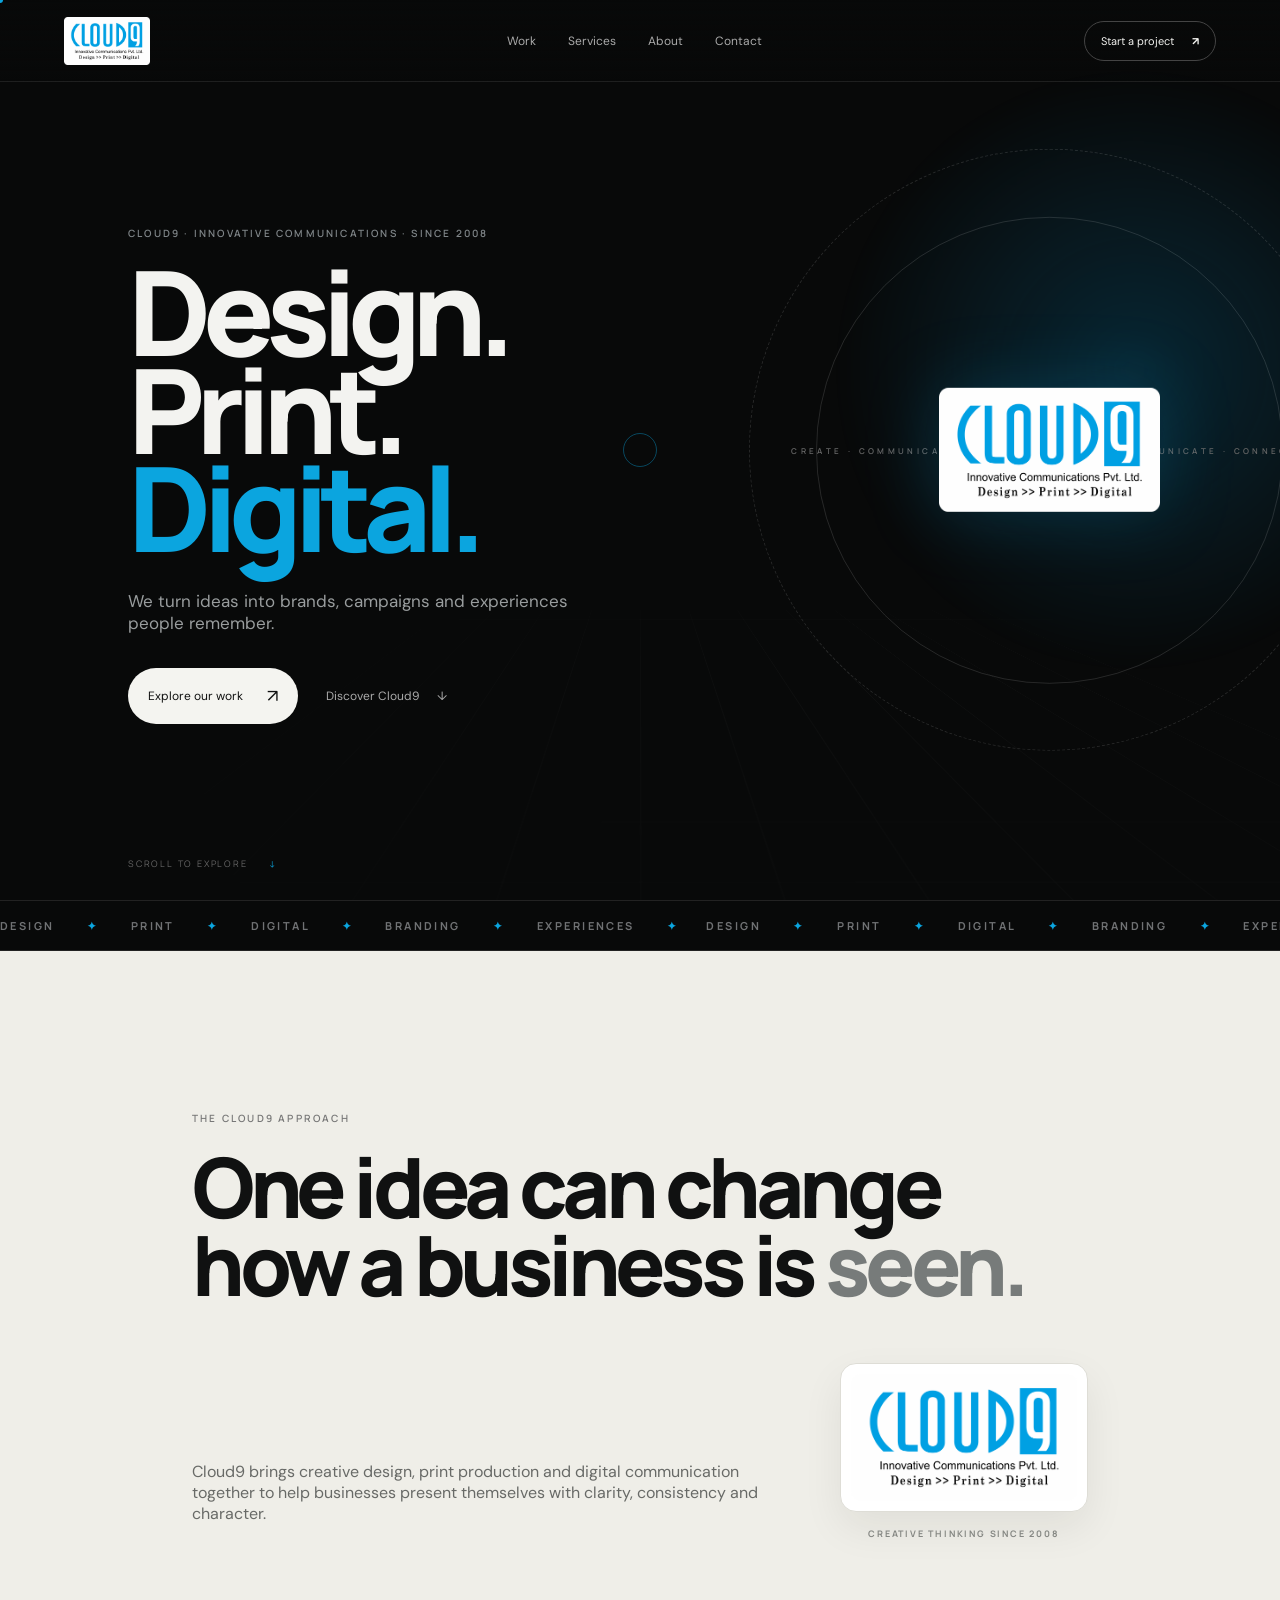
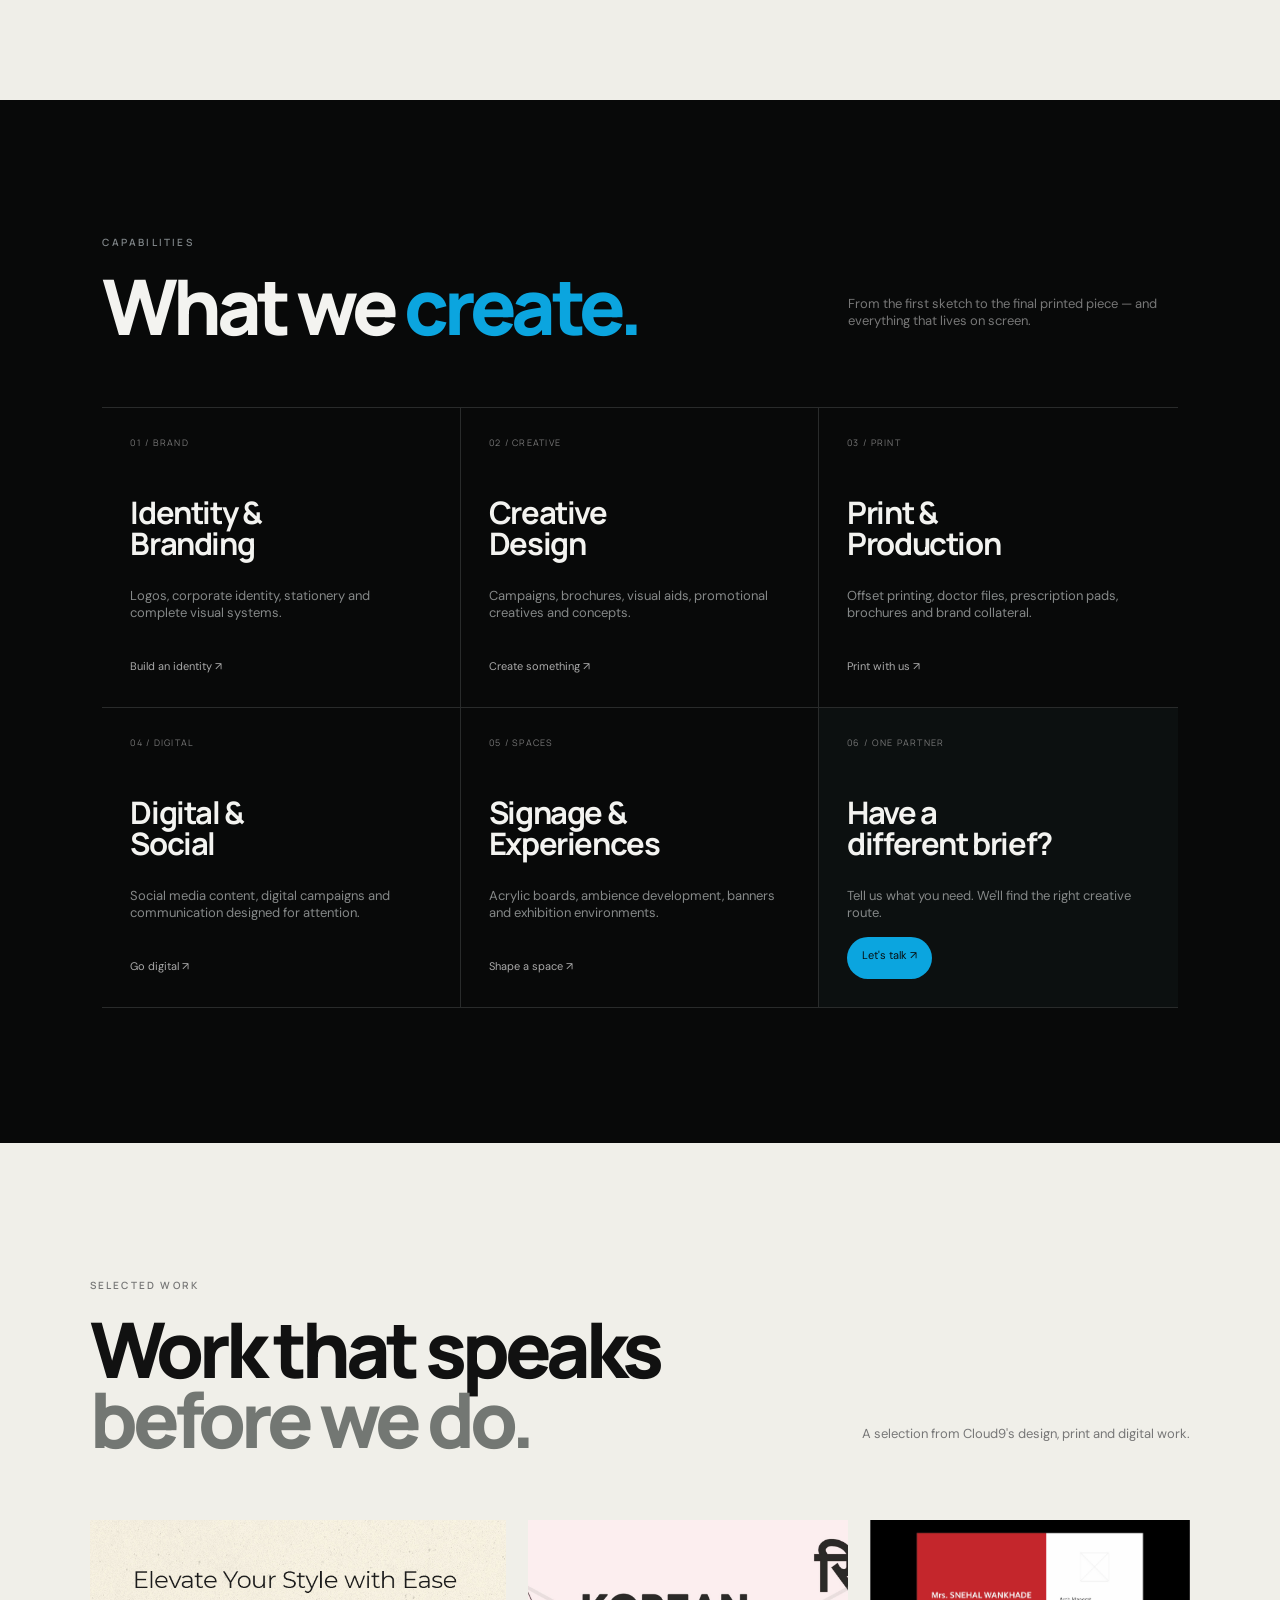
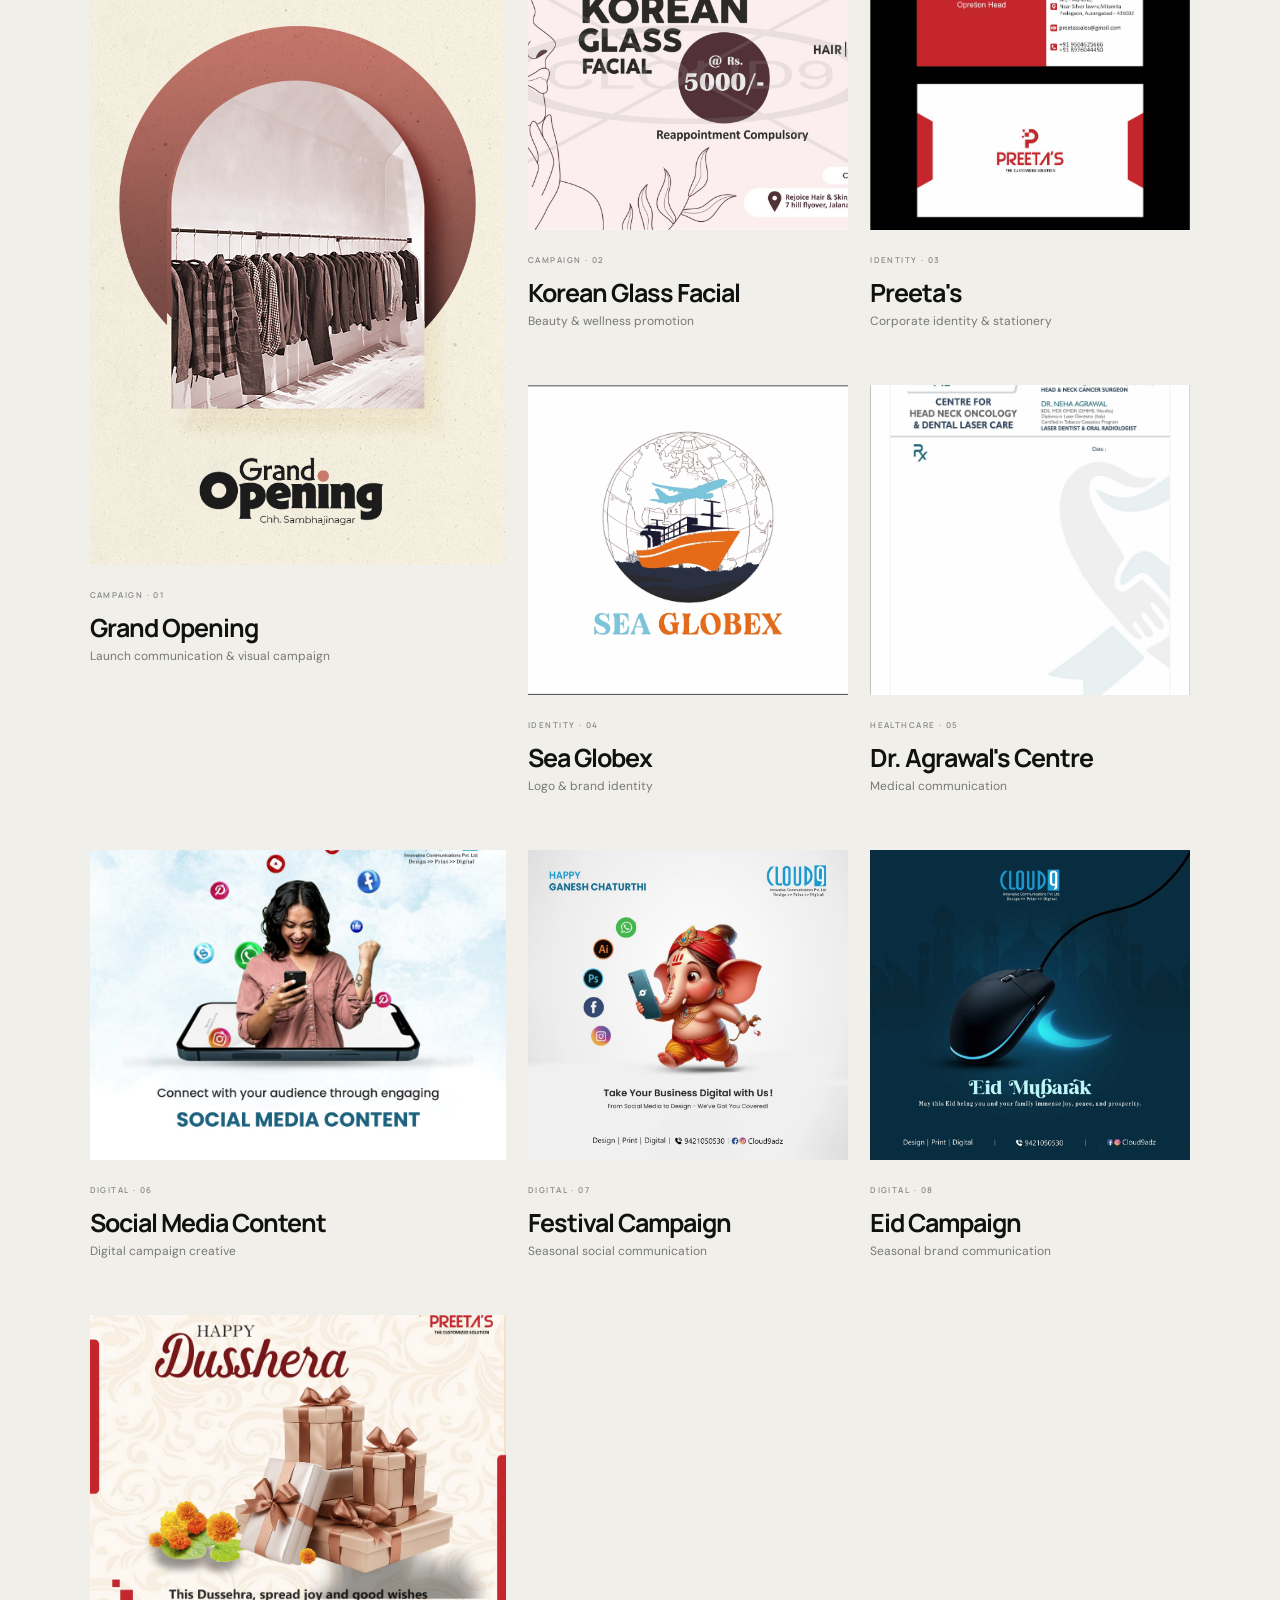
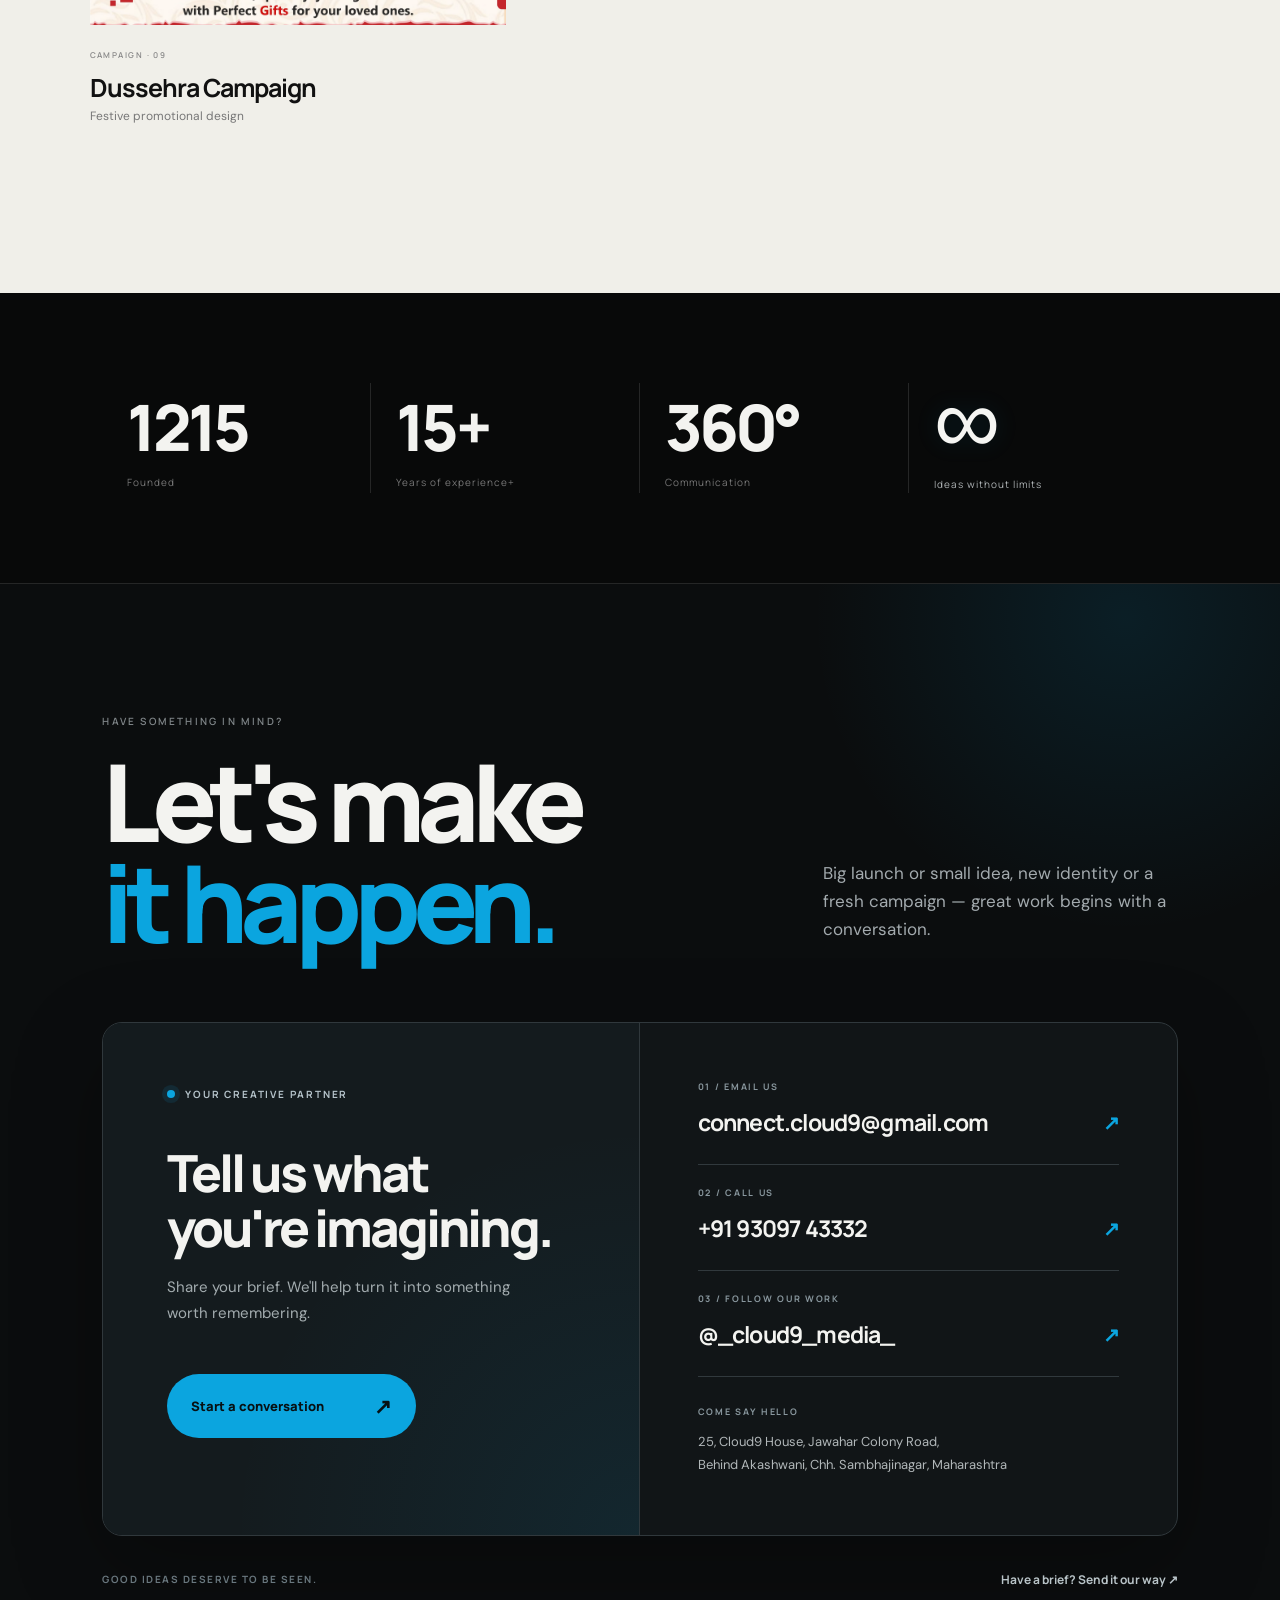
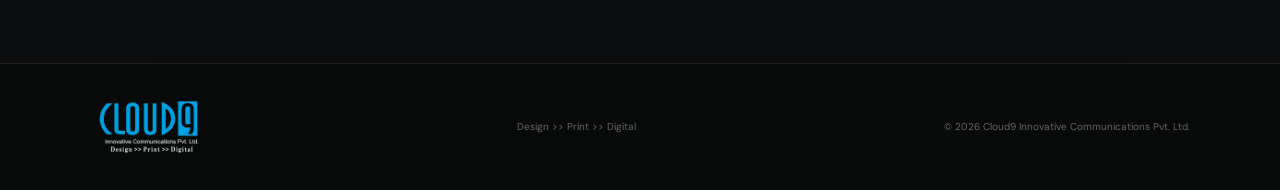
<file: index.html>
<!doctype html>
<html lang="en">
<head>
<meta charset="utf-8">
<meta name="viewport" content="width=device-width,initial-scale=1">
<title>Cloud9 — Innovative Communications</title>
<meta name="description" content="Cloud9 Innovative Communications — Design, Print & Digital. Branding, creative design, print production, social media and visual communication.">
<link rel="preconnect" href="https://fonts.googleapis.com">
<link rel="preconnect" href="https://fonts.gstatic.com" crossorigin>
<link href="https://fonts.googleapis.com/css2?family=DM+Sans:wght@400;500;600&family=Manrope:wght@500;600;700;800&display=swap" rel="stylesheet">
<link rel="stylesheet" href="style.css">
</head>
<body>
<div class="loader"><img src="logo-footer.png" alt="Cloud9"><div class="loader-line"><span></span></div><small>INNOVATIVE COMMUNICATIONS</small></div>
<div class="cursor-dot"></div><div class="cursor-ring"></div>

<header class="nav">
  <a class="brand" href="#top"><img src="logo.png" alt="Cloud9 logo"></a>
  <nav>
    <a href="#work">Work</a><a href="#services">Services</a><a href="#about">About</a><a href="#contact">Contact</a>
  </nav>
  <a class="pill" href="#contact">Start a project <b>↗</b></a>
</header>

<main id="top">
<section class="hero">
  <div class="hero-grid"></div><div class="hero-glow"></div>
  <div class="hero-copy reveal">
    <p class="eyebrow">CLOUD9 · INNOVATIVE COMMUNICATIONS · SINCE 2008</p>
    <h1>Design.<br>Print.<br><em>Digital.</em></h1>
    <p class="lead">We turn ideas into brands, campaigns and experiences people remember.</p>
    <div class="actions"><a class="button magnetic" href="#work">Explore our work <span>↗</span></a><a class="underlink" href="#services">Discover Cloud9 <span>↓</span></a></div>
  </div>
  <div class="hero-mark" aria-hidden="true">
    <div class="mark-ring r1"></div><div class="mark-ring r2"></div>
    <img src="logo.png" alt="">
    <div class="spin-label">CREATE · COMMUNICATE · CONNECT · CREATE · COMMUNICATE · CONNECT ·</div>
  </div>
  <div class="scroll-note">SCROLL TO EXPLORE <span>↓</span></div>
</section>

<section class="marquee"><div>DESIGN <i>✦</i> PRINT <i>✦</i> DIGITAL <i>✦</i> BRANDING <i>✦</i> EXPERIENCES <i>✦</i> </div><div aria-hidden="true">DESIGN <i>✦</i> PRINT <i>✦</i> DIGITAL <i>✦</i> BRANDING <i>✦</i> EXPERIENCES <i>✦</i> </div></section>

<section class="intro" id="about">
  <p class="eyebrow dark">THE CLOUD9 APPROACH</p>
  <h2>One idea can change how a business is <span>seen.</span></h2>
  <div class="intro-bottom"><p>Cloud9 brings creative design, print production and digital communication together to help businesses present themselves with clarity, consistency and character.</p><div class="intro-brand" aria-label="Cloud9 Innovative Communications"><img src="logo.png" alt="Cloud9 Innovative Communications logo" loading="lazy"><span>CREATIVE THINKING SINCE 2008</span></div></div>
</section>

<section class="services" id="services">
  <div class="section-top"><div><p class="eyebrow">CAPABILITIES</p><h2>What we <em>create.</em></h2></div><p>From the first sketch to the final printed piece — and everything that lives on screen.</p></div>
  <div class="service-grid">
    <article class="service"><span>01 / BRAND</span><h3>Identity &<br>Branding</h3><p>Logos, corporate identity, stationery and complete visual systems.</p><a href="#contact">Build an identity ↗</a></article>
    <article class="service"><span>02 / CREATIVE</span><h3>Creative<br>Design</h3><p>Campaigns, brochures, visual aids, promotional creatives and concepts.</p><a href="#contact">Create something ↗</a></article>
    <article class="service"><span>03 / PRINT</span><h3>Print &<br>Production</h3><p>Offset printing, doctor files, prescription pads, brochures and brand collateral.</p><a href="#contact">Print with us ↗</a></article>
    <article class="service"><span>04 / DIGITAL</span><h3>Digital &<br>Social</h3><p>Social media content, digital campaigns and communication designed for attention.</p><a href="#contact">Go digital ↗</a></article>
    <article class="service"><span>05 / SPACES</span><h3>Signage &<br>Experiences</h3><p>Acrylic boards, ambience development, banners and exhibition environments.</p><a href="#contact">Shape a space ↗</a></article>
    <article class="service featured"><span>06 / ONE PARTNER</span><h3>Have a<br>different brief?</h3><p>Tell us what you need. We'll find the right creative route.</p><a class="mini-button" href="#contact">Let's talk ↗</a></article>
  </div>
</section>

<section class="portfolio" id="work">
  <div class="section-top light"><div><p class="eyebrow">SELECTED WORK</p><h2>Work that speaks<br><em>before we do.</em></h2></div><p>A selection from Cloud9's design, print and digital work.</p></div>
  <div class="portfolio-grid">
    <figure class="project project-main"><img src="grand-opening.jpg" alt="Grand Opening promotional design"><figcaption><span>CAMPAIGN · 01</span><h3>Grand Opening</h3><p>Launch communication & visual campaign</p></figcaption></figure>
    <figure class="project"><img src="korean-glass.jpg" alt="Korean Glass Facial promotional design"><figcaption><span>CAMPAIGN · 02</span><h3>Korean Glass Facial</h3><p>Beauty & wellness promotion</p></figcaption></figure>
    <figure class="project"><img src="preetas-card.jpg" alt="Preeta's customized solution visiting card"><figcaption><span>IDENTITY · 03</span><h3>Preeta's</h3><p>Corporate identity & stationery</p></figcaption></figure>
    <figure class="project"><img src="sea-globex.jpg" alt="Sea Globex identity"><figcaption><span>IDENTITY · 04</span><h3>Sea Globex</h3><p>Logo & brand identity</p></figcaption></figure>
    <figure class="project"><img src="doctor-letterhead.jpg" alt="Doctor's medical letterhead"><figcaption><span>HEALTHCARE · 05</span><h3>Dr. Agrawal's Centre</h3><p>Medical communication</p></figcaption></figure>
    <figure class="project"><img src="digital-marketing.jpg" alt="Digital marketing social media creative"><figcaption><span>DIGITAL · 06</span><h3>Social Media Content</h3><p>Digital campaign creative</p></figcaption></figure>
    <figure class="project"><img src="ganesh.jpg" alt="Ganesh Chaturthi digital creative"><figcaption><span>DIGITAL · 07</span><h3>Festival Campaign</h3><p>Seasonal social communication</p></figcaption></figure>
    <figure class="project"><img src="eid.jpg" alt="Eid promotional creative"><figcaption><span>DIGITAL · 08</span><h3>Eid Campaign</h3><p>Seasonal brand communication</p></figcaption></figure>
    <figure class="project"><img src="preetas-dussehra.jpg" alt="Preeta's Dussehra promotional design"><figcaption><span>CAMPAIGN · 09</span><h3>Dussehra Campaign</h3><p>Festive promotional design</p></figcaption></figure>
  </div>
</section>

<section class="stats">
  <div><strong data-count="2008">0</strong><span>Founded</span></div>
  <div><strong data-count="15">0</strong><span>Years of experience+</span></div>
  <div><strong>360°</strong><span>Communication</span></div>
  <div class="stat-infinite"><strong aria-label="Infinite">&#8734;</strong><span>Ideas without limits</span></div>
</section>

<section class="contact" id="contact">
  <div class="contact-ambient" aria-hidden="true"></div>
  <div class="contact-top"><div><p class="eyebrow">HAVE SOMETHING IN MIND?</p><h2>Let's make<br><em>it happen.</em></h2></div><p>Big launch or small idea, new identity or a fresh campaign — great work begins with a conversation.</p></div>
  <div class="contact-panel">
    <div class="contact-primary"><span class="contact-kicker"><span class="online-dot"></span> YOUR CREATIVE PARTNER</span><h3>Tell us what<br>you're imagining.</h3><p>Share your brief. We'll help turn it into something worth remembering.</p><a class="contact-main-cta magnetic" href="https://wa.me/919309743332?text=Hello%20Cloud9%2C%20I%27d%20like%20to%20discuss%20a%20project." target="_blank" rel="noopener">Start a conversation <span aria-hidden="true">↗</span></a></div>
    <div class="contact-details"><div class="contact-detail"><span>01 / EMAIL US</span><a href="https://mail.google.com/mail/?view=cm&amp;fs=1&amp;to=connect.cloud9@gmail.com&amp;su=Cloud9%20Project%20Enquiry" target="_blank" rel="noopener">connect.cloud9@gmail.com <b aria-hidden="true">↗</b></a></div><div class="contact-detail"><span>02 / CALL US</span><a href="tel:+919309743332">+91 93097 43332 <b aria-hidden="true">↗</b></a></div><div class="contact-detail"><span>03 / FOLLOW OUR WORK</span><a href="https://www.instagram.com/_cloud9_media_/" target="_blank" rel="noopener">@_cloud9_media_ <b aria-hidden="true">↗</b></a></div><div class="contact-location"><span>COME SAY HELLO</span><address>25, Cloud9 House, Jawahar Colony Road,<br>Behind Akashwani, Chh. Sambhajinagar, Maharashtra</address></div></div>
  </div>
  <div class="contact-bottom"><span>GOOD IDEAS DESERVE TO BE SEEN.</span><a href="https://mail.google.com/mail/?view=cm&amp;fs=1&amp;to=connect.cloud9@gmail.com&amp;su=Let%27s%20work%20together" target="_blank" rel="noopener">Have a brief? Send it our way ↗</a></div>
</section>
</main>

<footer><img src="logo-footer.png" alt="Cloud9"><span>Design &gt;&gt; Print &gt;&gt; Digital</span><span>© 2026 Cloud9 Innovative Communications Pvt. Ltd.</span></footer>
<script src="script.js"></script>
</body>
</html>
</file>
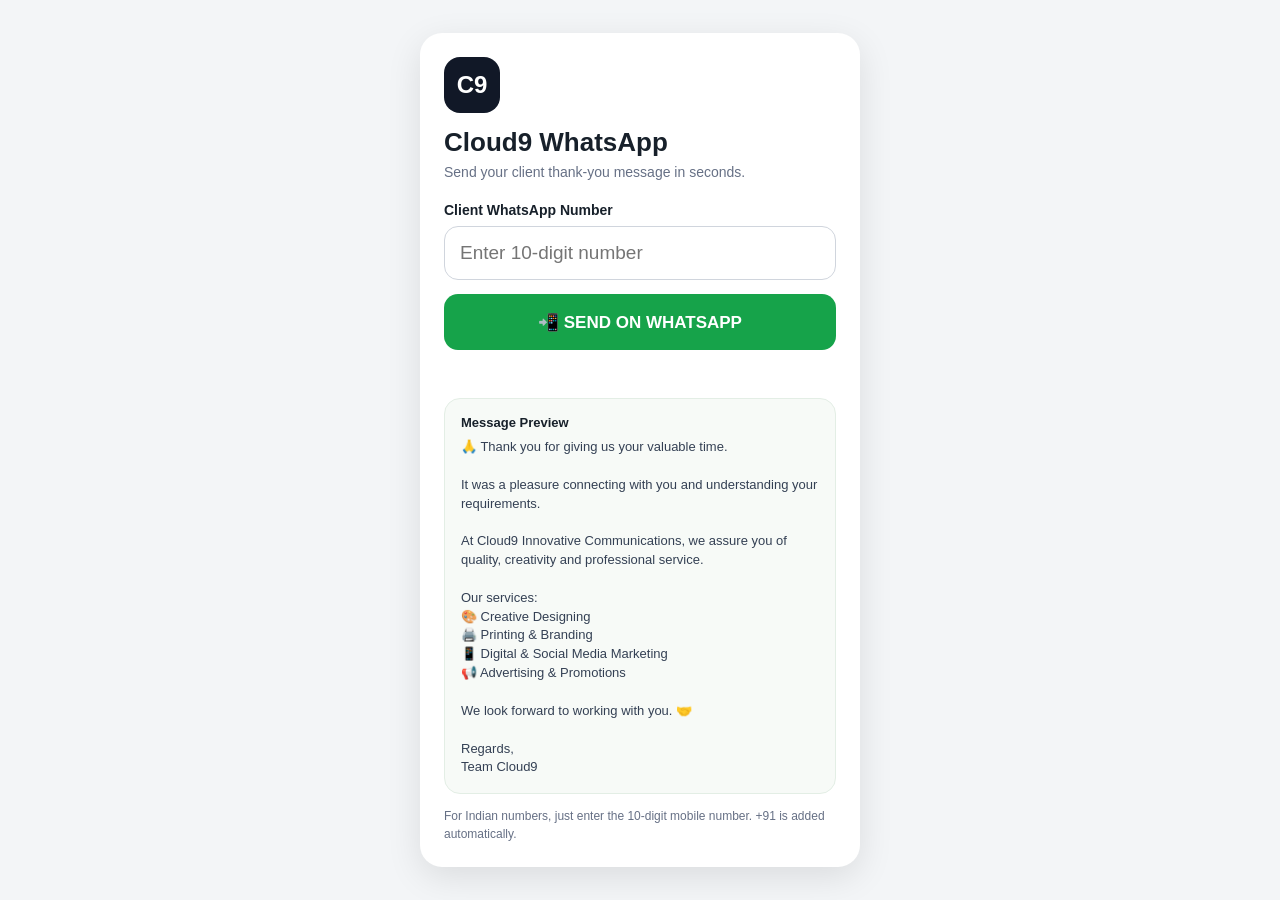
<file: wa/index.html>
<!doctype html>
<html lang="en">
<head>
<meta charset="UTF-8">
<meta name="viewport" content="width=device-width,initial-scale=1,viewport-fit=cover">
<meta name="theme-color" content="#16a34a">
<title>Cloud9 WhatsApp</title>
<style>
:root{font-family:Arial,Helvetica,sans-serif}
*{box-sizing:border-box}
body{margin:0;background:#f3f5f7;color:#17202a;min-height:100vh;display:flex;align-items:center;justify-content:center;padding:16px}
.card{width:min(100%,440px);background:#fff;border-radius:22px;padding:24px;box-shadow:0 10px 35px rgba(0,0,0,.10)}
.logo{width:56px;height:56px;border-radius:16px;background:#111827;color:#fff;display:flex;align-items:center;justify-content:center;font-size:24px;font-weight:800;margin-bottom:14px}
h1{margin:0;font-size:26px}
.sub{margin:6px 0 22px;color:#667085;font-size:14px}
label{display:block;font-weight:700;margin-bottom:8px;font-size:14px}
input{width:100%;height:54px;border:1px solid #d0d5dd;border-radius:14px;padding:0 15px;font-size:19px;outline:none}
input:focus{border-color:#16a34a;box-shadow:0 0 0 3px rgba(22,163,74,.12)}
button{width:100%;height:56px;border:0;border-radius:14px;background:#16a34a;color:#fff;font-size:17px;font-weight:800;margin-top:14px;cursor:pointer}
button:active{transform:scale(.99)}
.preview{margin-top:20px;padding:16px;background:#f7faf7;border-radius:16px;border:1px solid #e3eee5}
.preview-title{font-size:13px;font-weight:800;margin-bottom:8px}
.preview-text{white-space:pre-line;font-size:13px;line-height:1.45;color:#344054}
.tip{margin-top:14px;font-size:12px;color:#667085;line-height:1.45}
.status{margin-top:10px;text-align:center;font-size:13px;font-weight:700;color:#167c3a;min-height:18px}
@media (max-width:420px){
 body{padding:10px;align-items:flex-start;padding-top:18px}
 .card{padding:20px;border-radius:20px}
 h1{font-size:24px}
}
</style>
<link rel="manifest" href="manifest.webmanifest">
</head>
<body>
<main class="card">
  <div class="logo">C9</div>
  <h1>Cloud9 WhatsApp</h1>
  <div class="sub">Send your client thank-you message in seconds.</div>

  <label for="phone">Client WhatsApp Number</label>
  <input id="phone" type="tel" inputmode="numeric" autocomplete="tel"
         placeholder="Enter 10-digit number">

  <button onclick="send()">📲 SEND ON WHATSAPP</button>
  <div id="status" class="status"></div>

  <section class="preview">
    <div class="preview-title">Message Preview</div>
    <div class="preview-text" id="preview"></div>
  </section>

  <div class="tip">For Indian numbers, just enter the 10-digit mobile number. +91 is added automatically.</div>
</main>

<script>
const message =
"🙏 Thank you for giving us your valuable time.\n\n" +
"It was a pleasure connecting with you and understanding your requirements.\n\n" +
"At Cloud9 Innovative Communications, we assure you of quality, creativity and professional service.\n\n" +
"Our services:\n" +
"🎨 Creative Designing\n" +
"🖨️ Printing & Branding\n" +
"📱 Digital & Social Media Marketing\n" +
"📢 Advertising & Promotions\n\n" +
"We look forward to working with you. 🤝\n\n" +
"Regards,\n" +
"Team Cloud9";

document.getElementById("preview").textContent = message;

function getPhone(){
  let p=document.getElementById("phone").value.replace(/\D/g,"");
  if(p.length===10) p="91"+p;
  return p;
}

function send(){
  const phone=getPhone();
  if(!/^91[6-9]\d{9}$/.test(phone)){
    alert("Please enter a valid 10-digit Indian WhatsApp number.");
    return;
  }

  const url="https://api.whatsapp.com/send/?phone="+phone+"&text="+encodeURIComponent(message);
  document.getElementById("status").textContent="Opening WhatsApp…";
  window.location.href=url;
}

document.getElementById("phone").addEventListener("keydown",e=>{
  if(e.key==="Enter") send();
});
</script>
<script>if ("serviceWorker" in navigator) navigator.serviceWorker.register("./service-worker.js");</script>
</body>
</html>
</file>
<file: style.css>
*{box-sizing:border-box}html{scroll-behavior:smooth}body{margin:0;background:#080909;color:#f3f3f0;font-family:"DM Sans",sans-serif;overflow-x:hidden}a{color:inherit;text-decoration:none}img{max-width:100%;display:block}.loader{position:fixed;inset:0;background:#080909;z-index:999;display:grid;place-content:center;justify-items:center;transition:opacity .8s,visibility .8s}.loader.hide{opacity:0;visibility:hidden}.loader img{width:180px;filter:brightness(0) invert(1);animation:loaderLogo 1.1s ease both}.loader-line{width:180px;height:1px;background:#30302d;margin:22px 0 10px;overflow:hidden}.loader-line span{display:block;height:100%;width:0;background:#0ba5df;animation:load 1.5s ease forwards}.loader small{font:9px Manrope;letter-spacing:.25em;color:#777}@keyframes load{to{width:100%}}@keyframes loaderLogo{from{opacity:0;transform:translateY(15px) scale(.94)}to{opacity:1;transform:none}}.nav{height:82px;position:absolute;top:0;left:0;right:0;z-index:10;padding:0 5vw;display:flex;align-items:center;justify-content:space-between;border-bottom:1px solid #ffffff18;background:linear-gradient(#080909e8,transparent)}.brand img{width:120px;max-height:48px;object-fit:contain;object-position:left}.nav nav{display:flex;gap:32px;font-size:12px;color:#aaa}.nav nav a{transition:color .25s}.nav nav a:hover{color:#fff}.pill{font-size:11px;border:1px solid #444;padding:12px 16px;border-radius:999px;transition:.3s}.pill:hover{background:#fff;color:#111}.pill b{margin-left:15px}.hero{min-height:100vh;position:relative;display:flex;align-items:center;padding:120px 10vw 70px;overflow:hidden;background:#080909}.hero-grid{position:absolute;inset:0;background-image:linear-gradient(#ffffff07 1px,transparent 1px),linear-gradient(90deg,#ffffff07 1px,transparent 1px);background-size:80px 80px;mask-image:radial-gradient(circle at 70% 50%,#000,transparent 70%);transform:perspective(700px) rotateX(58deg) scale(1.8);transform-origin:center bottom;animation:gridMove 18s linear infinite}@keyframes gridMove{to{background-position:0 80px,80px 0}}.hero-glow{position:absolute;width:650px;height:650px;right:-180px;top:5%;background:radial-gradient(circle,#079fe033,transparent 65%);filter:blur(8px);animation:float 8s ease-in-out infinite}@keyframes float{50%{transform:translate(-35px,25px) scale(1.08)}}.hero-copy{position:relative;z-index:2;max-width:700px}.eyebrow{font:600 10px Manrope;letter-spacing:.22em;color:#7f8588;margin:0 0 22px}.hero h1{font:800 clamp(65px,9.2vw,135px)/.83 Manrope;letter-spacing:-.075em;margin:0}.hero h1 em{font-style:normal;color:#0ba5df}.lead{max-width:470px;color:#999d9e;font-size:17px;margin:34px 0}.actions{display:flex;align-items:center;gap:28px}.button{display:inline-flex;gap:24px;align-items:center;background:#f4f4f0;color:#101111;border-radius:99px;padding:16px 20px;font-size:12px;transition:transform .2s}.button span{font-size:18px}.underlink{font-size:12px;color:#aaa}.underlink span{margin-left:14px}.hero-mark{position:absolute;right:-6vw;top:50%;width:min(48vw,650px);aspect-ratio:1;transform:translateY(-50%);display:grid;place-items:center}.hero-mark img{width:36%;filter:drop-shadow(0 0 35px #08a7df33);animation:markFloat 6s ease-in-out infinite;z-index:2}.mark-ring{position:absolute;border:1px solid #ffffff20;border-radius:50%}.r1{inset:12%;animation:spin 22s linear infinite}.r2{inset:1%;border-style:dashed;animation:spin 32s linear reverse infinite}.spin-label{position:absolute;inset:5%;display:grid;place-items:center;color:#666;font:600 8px Manrope;letter-spacing:.42em;animation:spin 25s linear infinite}@keyframes spin{to{transform:rotate(360deg)}}@keyframes markFloat{50%{transform:translateY(-14px) rotate(-2deg)}}.scroll-note{position:absolute;bottom:30px;left:10vw;color:#666;font:9px Manrope;letter-spacing:.2em}.scroll-note span{margin-left:18px;color:#0ba5df}.marquee{display:flex;overflow:hidden;white-space:nowrap;border-top:1px solid #222;border-bottom:1px solid #222;color:#707274;font:700 11px Manrope;letter-spacing:.22em}.marquee div{flex:none;padding:17px 0;animation:marquee 24s linear infinite}.marquee i{font-style:normal;color:#0ba5df;margin:0 28px}@keyframes marquee{to{transform:translateX(-100%)}}.intro{padding:160px 15vw;background:#efeee8;color:#101111}.eyebrow.dark{color:#777}.intro h2{font:800 clamp(48px,6.5vw,95px)/.94 Manrope;letter-spacing:-.065em;max-width:1050px;margin:0}.intro h2 span{color:#777b7a}.intro-bottom{display:flex;justify-content:space-between;align-items:end;margin-top:60px}.intro-bottom p{max-width:570px;color:#686a67;font-size:16px}.intro-stamp{width:95px;height:95px;border:1px solid #b4b5af;border-radius:50%;display:grid;place-items:center;text-align:center;font:800 23px Manrope;line-height:.8;color:#222}.intro-stamp small{font-size:7px;letter-spacing:.1em;color:#888}.services{padding:135px 8vw}.section-top{display:flex;justify-content:space-between;align-items:end;margin-bottom:65px}.section-top h2{font:800 clamp(45px,6vw,82px)/.92 Manrope;letter-spacing:-.065em;margin:0}.section-top h2 em{font-style:normal;color:#0ba5df}.section-top>p{max-width:330px;color:#777;font-size:13px}.service-grid{display:grid;grid-template-columns:repeat(3,1fr);border-top:1px solid #292b2b}.service{min-height:300px;padding:28px;border-right:1px solid #292b2b;border-bottom:1px solid #292b2b;display:flex;flex-direction:column;position:relative;overflow:hidden;transition:background .5s,transform .4s}.service:nth-child(3n){border-right:0}.service:before{content:"";position:absolute;width:160px;height:160px;border-radius:50%;background:#0ba5df;right:-100px;top:-100px;opacity:0;transition:.5s}.service:hover{background:#111515;transform:translateY(-5px)}.service:hover:before{opacity:.12;right:-55px;top:-55px}.service>span{font:9px Manrope;color:#777;letter-spacing:.14em}.service h3{font:700 31px/1 Manrope;letter-spacing:-.045em;margin:48px 0 15px}.service p{font-size:13px;color:#858888;max-width:290px}.service a{margin-top:auto;font-size:11px;color:#aaa}.service a:after{content:"";display:block;width:0;height:1px;background:#0ba5df;transition:.4s;margin-top:5px}.service a:hover:after{width:70px}.service.featured{background:#0c1010}.mini-button{background:#0ba5df;color:#061012!important;border-radius:99px;padding:11px 15px;width:max-content}.portfolio{padding:135px 7vw;background:#f0efe9;color:#111}.section-top.light .eyebrow{color:#777}.section-top.light>p{color:#777}.section-top.light h2 em{color:#737773}.portfolio-grid{display:grid;grid-template-columns:1.3fr 1fr 1fr;gap:22px}.project{margin:0;cursor:pointer}.project img{width:100%;height:310px;object-fit:cover;transition:transform .8s cubic-bezier(.2,.7,.2,1),filter .5s;filter:saturate(.8)}.project-main{grid-row:span 2}.project-main img{height:645px}.project:hover img{transform:scale(1.035);filter:saturate(1)}.project figcaption{padding:17px 0 34px}.project figcaption span{font:600 8px Manrope;letter-spacing:.18em;color:#888}.project h3{font:700 25px Manrope;letter-spacing:-.04em;margin:7px 0 3px}.project p{font-size:12px;color:#777;margin:0}.stats{display:grid;grid-template-columns:repeat(4,1fr);padding:90px 8vw;border-bottom:1px solid #252626}.stats div{padding:0 25px;border-right:1px solid #252626}.stats div:last-child{border:0}.stats strong{font:800 clamp(42px,5vw,70px) Manrope;letter-spacing:-.06em;display:block}.stats span{font:10px Manrope;color:#777;letter-spacing:.1em}.contact{padding:150px 10vw;display:grid;grid-template-columns:1fr 1fr;gap:8vw}.contact-heading h2{font:800 clamp(58px,7vw,105px)/.9 Manrope;letter-spacing:-.07em;margin:0}.contact-heading h2 em{font-style:normal;color:#0ba5df}.contact-body{padding-top:42px}.contact-body>p{color:#85898a;max-width:420px}.email{display:flex;justify-content:space-between;align-items:center;font:600 clamp(20px,2.7vw,34px) Manrope;border-bottom:1px solid #333;padding:45px 0 17px}.email span{color:#0ba5df}.contact-row{display:flex;gap:35px;margin-top:25px;font-size:12px;color:#aaa}.contact-body address{font-style:normal;color:#777;font-size:11px;line-height:1.7;margin-top:35px}.whatsapp{display:inline-flex;margin-top:35px;border:1px solid #444;border-radius:99px;padding:12px 17px;font-size:11px;gap:25px}.whatsapp span{color:#0ba5df}footer{border-top:1px solid #222;padding:30px 7vw;display:flex;align-items:center;justify-content:space-between;color:#666;font-size:10px}footer img{width:118px;height:auto;filter:none;display:block;object-fit:contain}.reveal{animation:heroIn 1s .15s both cubic-bezier(.2,.8,.2,1)}@keyframes heroIn{from{opacity:0;transform:translateY(35px)}to{opacity:1;transform:none}}.cursor-dot,.cursor-ring{position:fixed;pointer-events:none;z-index:1000;border-radius:50%;transform:translate(-50%,-50%);display:none}.cursor-dot{width:6px;height:6px;background:#0ba5df}.cursor-ring{width:34px;height:34px;border:1px solid #0ba5df66;transition:width .2s,height .2s}.cursor-ring.hover{width:58px;height:58px;border-color:#0ba5df}@media(max-width:850px){.nav{padding:0 6vw}.nav nav{display:none}.nav .pill{font-size:10px}.hero{padding:130px 7vw 90px;align-items:flex-start}.hero h1{font-size:70px}.hero-mark{width:85vw;right:-25vw;top:65%;opacity:.25}.lead{font-size:15px}.intro{padding:100px 8vw}.intro h2{font-size:50px}.intro-bottom{align-items:flex-start;gap:35px}.services,.portfolio{padding:95px 7vw}.section-top{display:block}.section-top>p{margin-top:25px}.service-grid{grid-template-columns:1fr}.service{border-right:0}.portfolio-grid{grid-template-columns:1fr}.project-main{grid-row:auto}.project-main img,.project img{height:360px}.stats{grid-template-columns:1fr 1fr;gap:45px;padding:70px 7vw}.stats div{border:0;padding:0}.contact{padding:100px 7vw;grid-template-columns:1fr}.contact-body{padding-top:20px}.contact-row{flex-direction:column;gap:12px}footer{flex-wrap:wrap;gap:15px}.cursor-dot,.cursor-ring{display:none!important}}

/* Cloud9 V2.1: brand, infinity and contact refinements */
.intro-brand{width:248px;max-width:35%;flex:none;display:flex;flex-direction:column;align-items:center;gap:15px}
.intro-brand img{width:100%;height:auto;border:1px solid #deddd6;border-radius:16px;background:#fff;padding:10px;box-shadow:0 16px 40px #171a1512}
.intro-brand span{font:700 9px Manrope,sans-serif;letter-spacing:.2em;color:#858783;text-align:center}
.stats .stat-infinite strong{font-family:Arial,Helvetica,sans-serif;font-size:clamp(70px,7.3vw,105px);font-weight:400;line-height:.82;letter-spacing:-.07em;color:#f5f5f2;text-shadow:0 0 25px #0ba5df24;margin:0 0 12px}
.stats .stat-infinite span{color:#aeb3b5}
.contact{position:relative;display:block;padding:130px 8vw 75px;overflow:hidden;background:#0b0d0e;isolation:isolate}
.contact-ambient{position:absolute;z-index:-1;width:650px;height:650px;top:-290px;right:-170px;border-radius:50%;background:radial-gradient(circle,#0ba5df1d 0%,transparent 68%);pointer-events:none}
.contact-top{display:flex;justify-content:space-between;align-items:end;gap:60px;margin-bottom:70px}
.contact-top h2{font:800 clamp(64px,8.4vw,120px)/.94 Manrope,sans-serif;letter-spacing:-.075em;margin:0}
.contact-top h2 em{font-style:normal;color:#0ba5df}
.contact-top>p{max-width:355px;font-size:17px;line-height:1.65;color:#a3aaae;margin:0 0 9px}
.contact-panel{display:grid;grid-template-columns:1fr 1fr;border:1px solid #30383c;border-radius:20px;overflow:hidden;background:#111517;box-shadow:0 30px 90px #0004}
.contact-primary{padding:clamp(35px,5vw,76px);background:radial-gradient(circle at 100% 100%,#0ba5df16,transparent 55%),#141b1e;border-right:1px solid #30383c;display:flex;align-items:flex-start;flex-direction:column}
.contact-kicker{display:inline-flex;align-items:center;gap:10px;color:#b5c3ca;font:700 10px Manrope,sans-serif;letter-spacing:.18em}
.online-dot{width:8px;height:8px;border-radius:50%;background:#0ba5df;box-shadow:0 0 0 5px #0ba5df1c}
.contact-primary h3{font:800 clamp(37px,4vw,59px)/1.08 Manrope,sans-serif;letter-spacing:-.06em;margin:44px 0 20px}
.contact-primary>p{font-size:15px;line-height:1.7;color:#a3acaf;max-width:370px;margin:0 0 48px}
.contact-main-cta{display:inline-flex;align-items:center;justify-content:space-between;gap:50px;border-radius:999px;padding:18px 24px;background:#0ba5df;color:#071013;font:800 13px Manrope,sans-serif;transition:background .2s,transform .2s}
.contact-main-cta:hover{background:#43c2f1}
.contact-main-cta span{font-size:21px}
.contact-details{padding:clamp(30px,4.5vw,68px);display:flex;flex-direction:column;justify-content:center}
.contact-detail{padding:21px 0 26px;border-bottom:1px solid #31393d}
.contact-detail:first-child{padding-top:0}
.contact-detail>span,.contact-location>span{display:block;color:#89979e;font:700 9px Manrope,sans-serif;letter-spacing:.19em;margin-bottom:13px}
.contact-detail a{display:flex;align-items:center;justify-content:space-between;gap:12px;overflow-wrap:anywhere;font:700 clamp(17px,1.8vw,24px) Manrope,sans-serif;letter-spacing:-.035em;transition:color .2s}
.contact-detail a:hover{color:#0ba5df}
.contact-detail b{font-size:20px;color:#0ba5df;flex:none}
.contact-location{padding-top:28px}
.contact-location address{font-style:normal;font-size:13px;line-height:1.75;color:#b1b7b9}
.contact-bottom{display:flex;justify-content:space-between;align-items:center;gap:20px;padding-top:35px;font:700 10px Manrope,sans-serif;letter-spacing:.15em;color:#69777e}
.contact-bottom a{color:#b9c4c8;letter-spacing:0;font-size:12px;transition:color .2s}
.contact-bottom a:hover{color:#0ba5df}
@media(max-width:850px){.intro-brand{width:190px;max-width:42%}.contact{padding:95px 7vw 60px}.contact-top{display:block;margin-bottom:45px}.contact-top h2{font-size:clamp(55px,11vw,85px)}.contact-top>p{margin-top:28px;font-size:15px}.contact-panel{grid-template-columns:1fr}.contact-primary{border-right:0;border-bottom:1px solid #30383c}.contact-primary h3{margin-top:35px}.contact-primary>p{margin-bottom:30px}.contact-details{padding:38px}.contact-bottom{align-items:flex-start;flex-direction:column}.stats .stat-infinite strong{font-size:75px}}
@media(max-width:480px){.intro-bottom{flex-direction:column}.intro-brand{max-width:100%;width:205px;align-self:flex-end}.contact-primary,.contact-details{padding:28px}.contact-detail a{font-size:17px}.contact-main-cta{gap:20px}.stats .stat-infinite strong{font-size:65px}}
@media(prefers-reduced-motion:reduce){.contact-main-cta{transition:none}}
</file>
